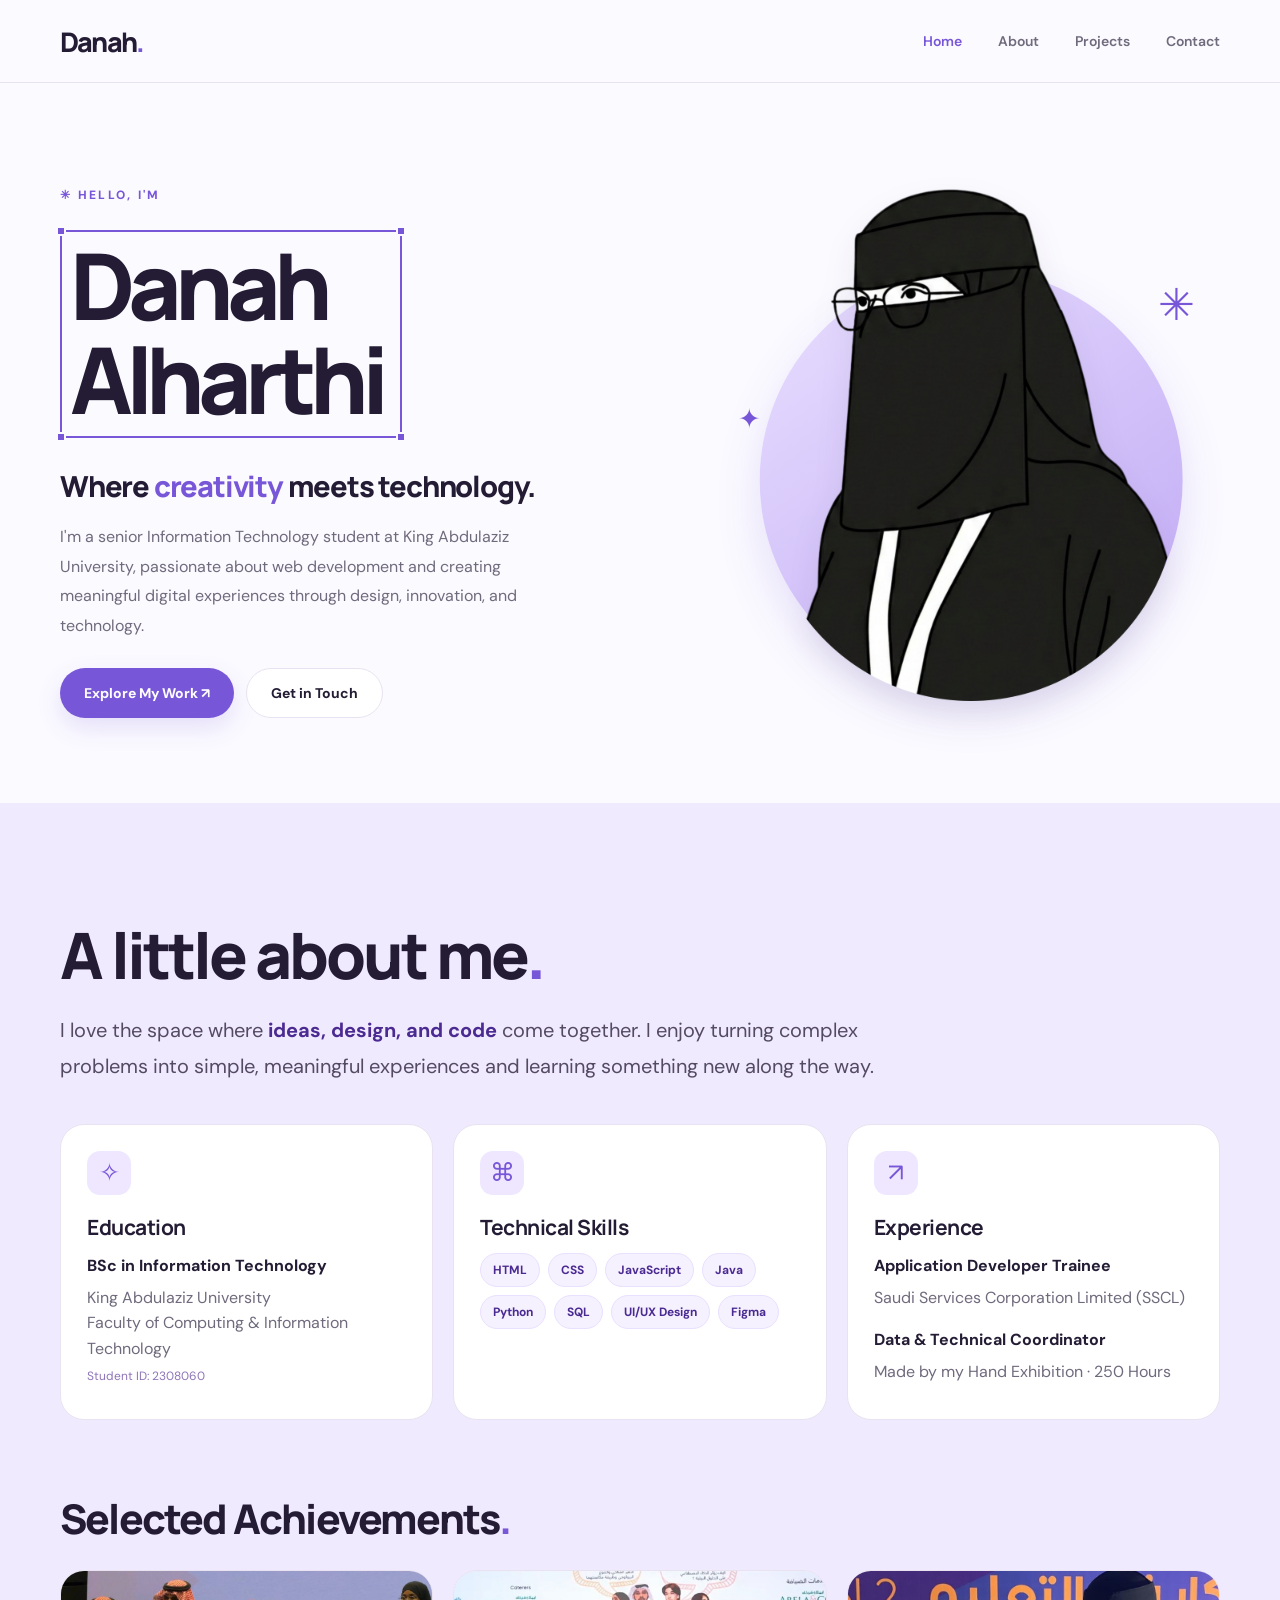
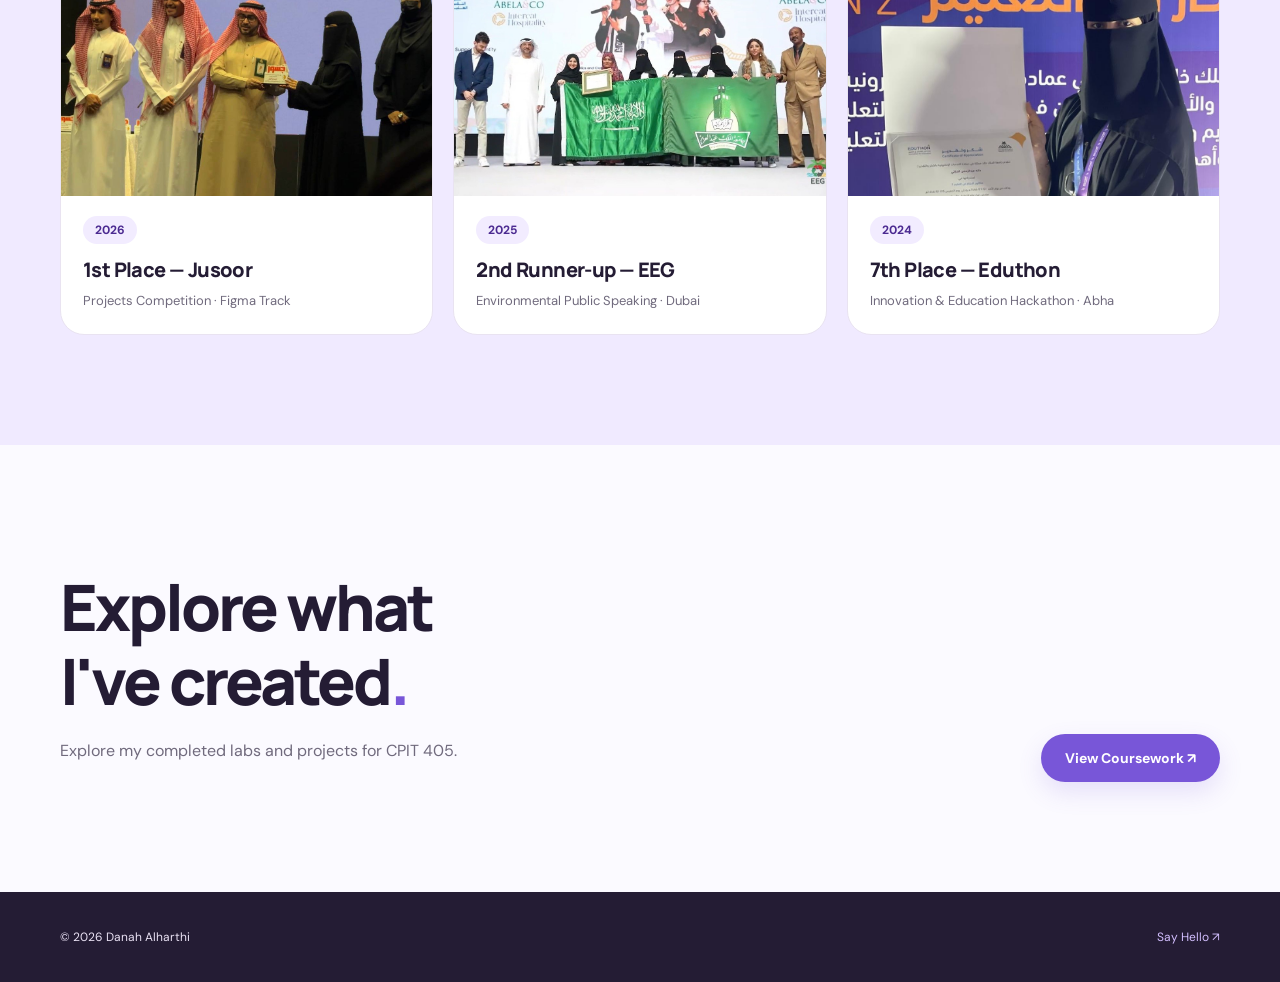
<file: index.html>
<!DOCTYPE html>
<html lang="en">
<head>
  <meta charset="UTF-8">
  <meta name="viewport" content="width=device-width, initial-scale=1.0">
  <meta name="description" content="Danah Alharthi - Senior Information Technology student passionate about web development, design, and innovation.">
  <title>Danah Alharthi | Portfolio</title>
  <link rel="stylesheet" href="style.css">
</head>

<body>

  <!-- Header -->
  <header class="site-header">
    <nav class="nav container" aria-label="Main navigation">
      <a class="brand" href="index.html">Danah<span>.</span></a>

      <div class="nav-links">
        <a href="index.html" class="active" aria-current="page">Home</a>
        <a href="#about">About</a>
        <a href="projects.html">Projects</a>
        <a href="contact.html">Contact</a>
      </div>
    </nav>
  </header>

  <main>

    <!-- Hero Section -->
    <section class="hero container">
      <div class="hero-copy">
        <span class="eyebrow">✳ HELLO, I'M</span>

        <div class="selection-frame">
          <span class="handle top-left" aria-hidden="true"></span>
          <span class="handle top-right" aria-hidden="true"></span>

          <h1>Danah<br>Alharthi</h1>

          <span class="handle bottom-left" aria-hidden="true"></span>
          <span class="handle bottom-right" aria-hidden="true"></span>
        </div>

        <h2 class="hero-tagline">
          Where <em>creativity</em> meets technology.
        </h2>

        <p class="hero-description">
          I'm a senior Information Technology student at
          King Abdulaziz University, passionate about web
          development and creating meaningful digital
          experiences through design, innovation, and technology.
        </p>

        <div class="hero-actions">
          <a href="projects.html" class="button primary">
            Explore My Work ↗
          </a>
          <a href="contact.html" class="button secondary">
            Get in Touch
          </a>
        </div>
      </div>

      <div class="portrait-area">
        <div class="portrait-backdrop" aria-hidden="true"></div>

        <span class="portrait-star star-one" aria-hidden="true">✳</span>
        <span class="portrait-star star-two" aria-hidden="true">✦</span>

        <img
          src="images/me.png"
          alt="Illustrated avatar of Danah"
          class="portrait"
        >
      </div>
    </section>

    <!-- About and CV -->
    <section class="about-section" id="about">
      <div class="container">

        <div class="section-intro">
          <h2>A little about me<span class="purple-dot">.</span></h2>
        </div>

        <p class="about-lead">
          I love the space where
          <strong>ideas, design, and code</strong>
          come together. I enjoy turning complex problems
          into simple, meaningful experiences and learning
          something new along the way.
        </p>

        <div class="info-grid">

          <!-- Education -->
          <article class="info-card">
            <div class="card-icon" aria-hidden="true">✧</div>
            <h3>Education</h3>

            <p class="card-emphasis">
              BSc in Information Technology
            </p>

            <p>
              King Abdulaziz University<br>
              Faculty of Computing &amp; Information Technology
            </p>

            <p class="student-id">Student ID: 2308060</p>
          </article>

          <!-- Technical Skills -->
          <article class="info-card">
            <div class="card-icon" aria-hidden="true">⌘</div>
            <h3>Technical Skills</h3>

            <div class="skill-tags">
              <span>HTML</span>
              <span>CSS</span>
              <span>JavaScript</span>
              <span>Java</span>
              <span>Python</span>
              <span>SQL</span>
              <span>UI/UX Design</span>
              <span>Figma</span>
            </div>
          </article>

          <!-- Experience -->
          <article class="info-card">
            <div class="card-icon" aria-hidden="true">↗</div>
            <h3>Experience</h3>

            <p class="card-emphasis">
              Application Developer Trainee
            </p>
            <p>Saudi Services Corporation Limited (SSCL)</p>

            <p class="card-emphasis spaced">
              Data &amp; Technical Coordinator
            </p>
            <p>Made by my Hand Exhibition · 250 Hours</p>
          </article>

        </div>

        <!-- Achievements -->
        <section class="achievements-section" aria-labelledby="achievements-title">
          <div class="achievements-header">
            <h2 id="achievements-title">
              Selected Achievements<span class="purple-dot">.</span>
            </h2>
          </div>

          <div class="achievements-showcase">

            <!-- Jusoor -->
            <article class="achievement-card">
              <div class="achievement-image">
                <img
                  src="images/jusoor.jpg"
                  alt="Jusoor Projects Competition award ceremony"
                  class="jusoor-image"
                  loading="lazy"
                >
              </div>

              <div class="achievement-content">
                <span class="achievement-year">2026</span>
                <h3>1st Place — Jusoor</h3>
                <p>Projects Competition · Figma Track</p>
              </div>
            </article>

            <!-- EEG -->
            <article class="achievement-card">
              <div class="achievement-image">
                <img
                  src="images/eeg.jpg"
                  alt="EEG public speaking competition in Dubai"
                  class="eeg-image"
                  loading="lazy"
                >
              </div>

              <div class="achievement-content">
                <span class="achievement-year">2025</span>
                <h3>2nd Runner-up — EEG</h3>
                <p>Environmental Public Speaking · Dubai</p>
              </div>
            </article>

            <!-- Eduthon -->
            <article class="achievement-card">
              <div class="achievement-image">
                <img
                  src="images/eduthon.jpg"
                  alt="Eduthon competition achievement"
                  class="eduthon-image"
                  loading="lazy"
                >
              </div>

              <div class="achievement-content">
                <span class="achievement-year">2024</span>
                <h3>7th Place — Eduthon</h3>
                <p>Innovation &amp; Education Hackathon · Abha</p>
              </div>
            </article>

          </div>
        </section>

      </div>
    </section>

    <!-- Coursework Preview -->
    <section class="work-teaser container">
      <div>
        <h2>
          Explore what<br>
          I've created<span class="purple-dot">.</span>
        </h2>
        <p>Explore my completed labs and projects for CPIT 405.</p>
      </div>

      <a href="projects.html" class="button primary">
        View Coursework ↗
      </a>
    </section>

  </main>

  <!-- Footer -->
  <footer class="site-footer">
    <div class="container footer-inner">
      <span>© 2026 Danah Alharthi</span>
      <a href="contact.html">Say Hello ↗</a>
    </div>
  </footer>

</body>
</html>
</file>
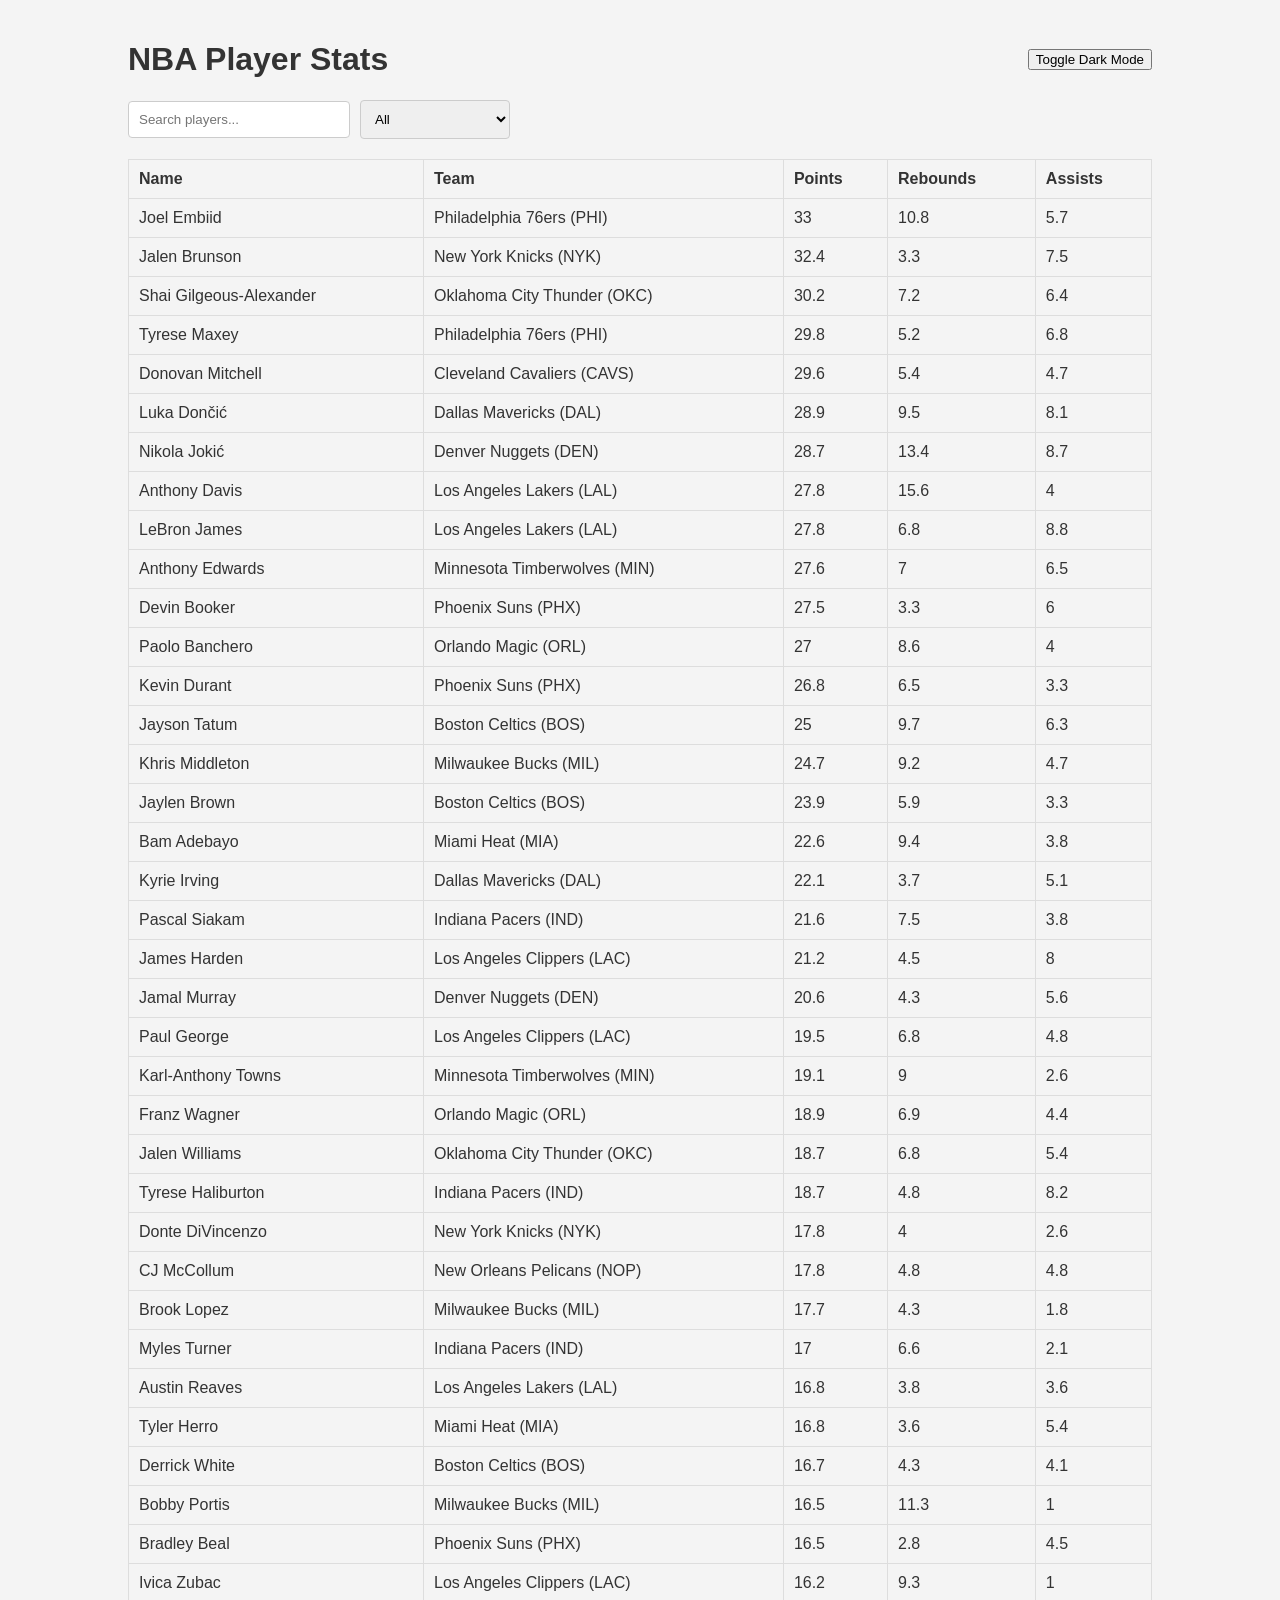
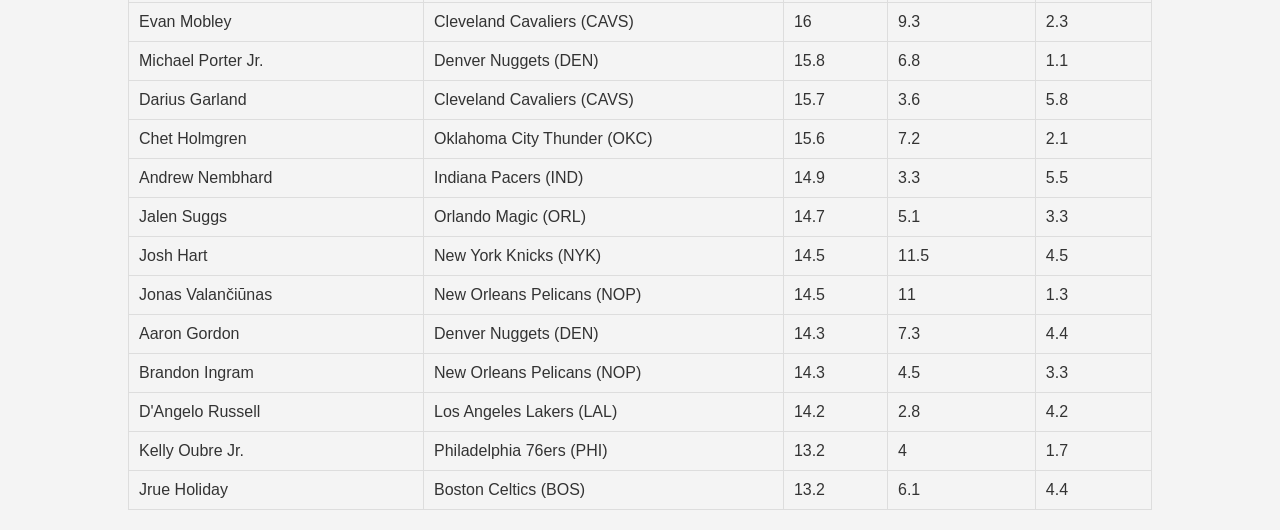
<file: Labs/lab5/index.html>
<!DOCTYPE html>
<html lang="en">

<head>
    <meta charset="UTF-8">
    <meta name="viewport" content="width=device-width, initial-scale=1.0">
    <title>NBA Stats</title>
    <link rel="stylesheet" href="styles.css">

</head>

<body>
    <div class="container">
        <header>
            <h1>NBA Player Stats</h1>
            <button id="dark-mode-toggle">Toggle Dark Mode</button>
        </header>

        <search class="table-filters">
            <input type="text" id="search" placeholder="Search players...">
            <select id="team-filter">
                <option value="all">All</option>
                <!-- Teams will be populated in JS -->
            </select>
        </search>

        <table id="player-stats">
            <thead>
                <tr>
                    <th>Name</th>
                    <th>Team</th>
                    <th>Points</th>
                    <th>Rebounds</th>
                    <th>Assists</th>
                </tr>
            </thead>
            <tbody id="player-rows">
                <!-- Rows will be populated in JS -->
            </tbody>
        </table>
    </div>
    <script src="script.js"></script>
</body>

</html>
</file>
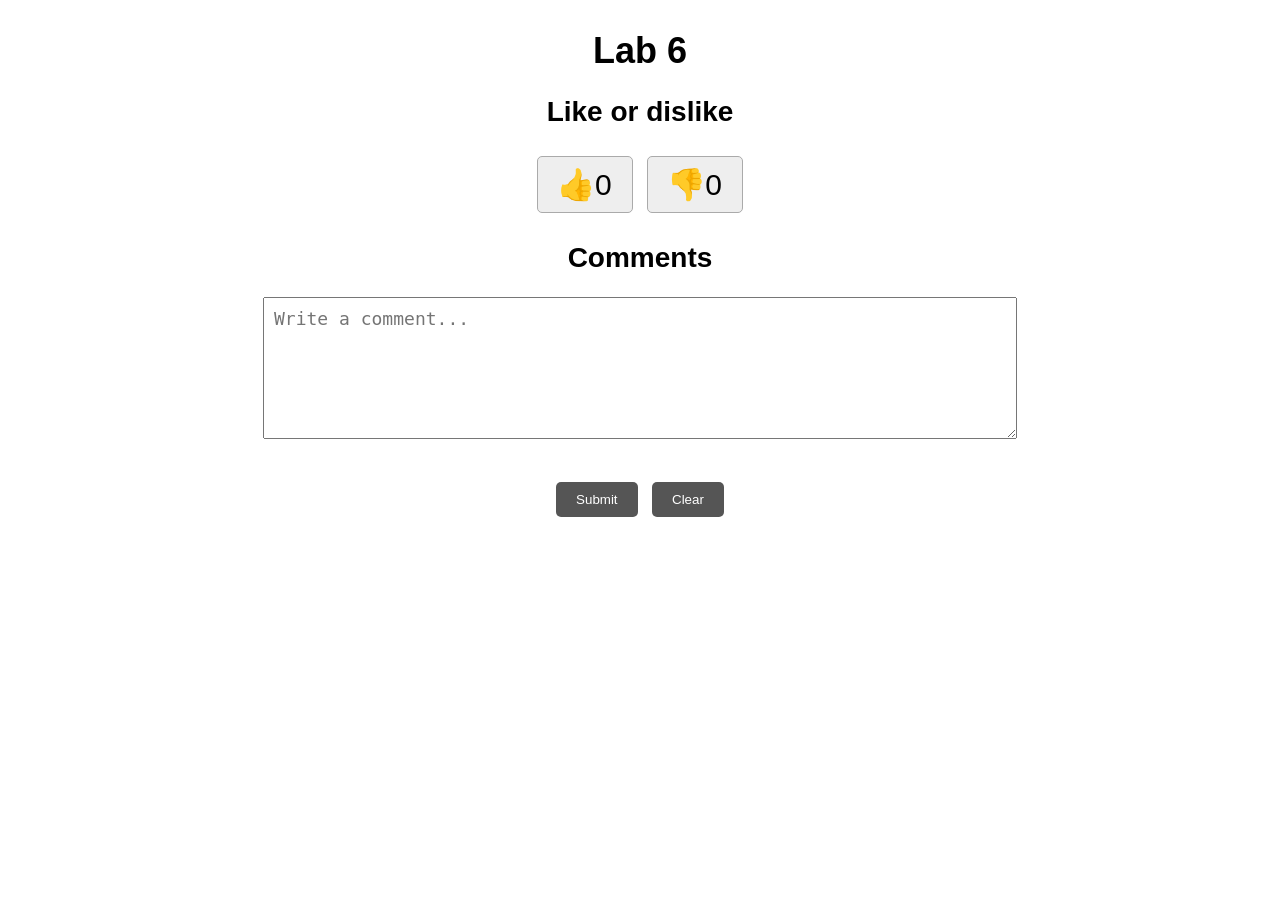
<file: Labs/lab6/index.html>
<!DOCTYPE html>
<html lang="en">
<head>
    <meta charset="UTF-8">
    <meta name="viewport" content="width=device-width, initial-scale=1.0">
    <title>Lab 6 - Like or Dislike</title>
    <link rel="stylesheet" href="styles.css">
</head>
<body>

    <h1>Lab 6</h1>
    <h2>Like or dislike</h2>

    <button id="likeBtn">👍<span id="likes">0</span></button>
    <button id="dislikeBtn">👎<span id="dislikes">0</span></button>

    <h2>Comments</h2>

    <textarea id="commentInput" placeholder="Write a comment..."></textarea>

    <br>

    <button id="submitBtn">Submit</button>
    <button id="resetBtn">Clear</button>

    <div id="comments"></div>

    <script src="script.js"></script>
</body>
</html>
</file>
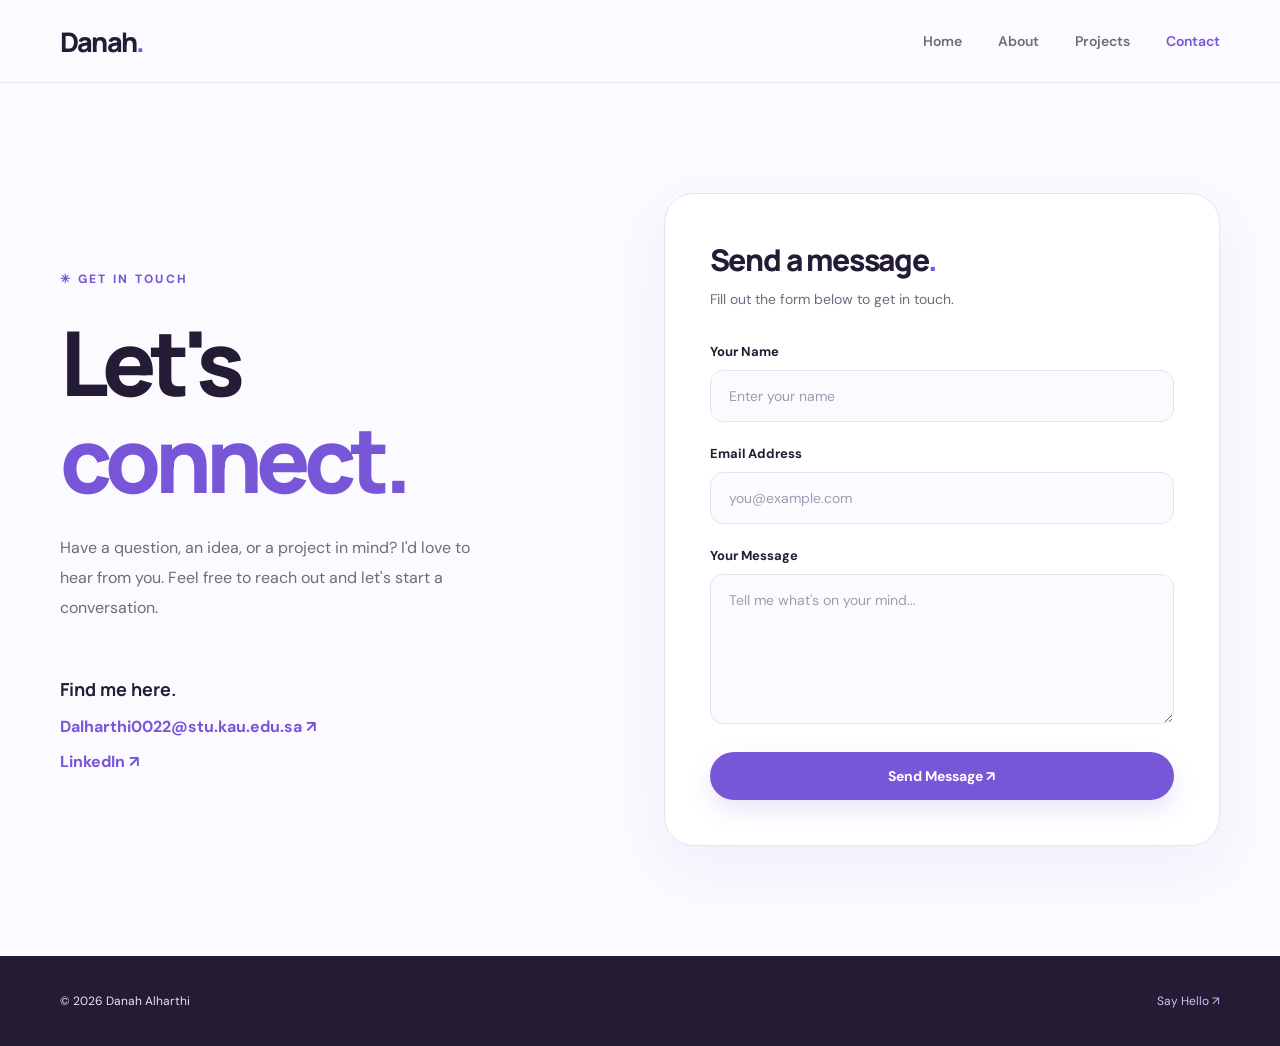
<file: contact.html>
<!DOCTYPE html>
<html lang="en">
<head>
  <meta charset="UTF-8">
  <meta name="viewport" content="width=device-width, initial-scale=1.0">
  <meta name="description" content="Get in touch with Danah Alharthi.">
  <title>Contact | Danah Alharthi</title>
  <link rel="stylesheet" href="style.css">
</head>

<body>

  <!-- Header -->
  <header class="site-header">
    <nav class="nav container" aria-label="Main navigation">
      <a class="brand" href="index.html">Danah<span>.</span></a>

      <div class="nav-links">
        <a href="index.html">Home</a>
        <a href="index.html#about">About</a>
        <a href="projects.html">Projects</a>
        <a href="contact.html" class="active" aria-current="page">Contact</a>
      </div>
    </nav>
  </header>

  <main>

    <!-- Contact Section -->
    <section class="contact-section">
      <div class="container contact-layout">

        <!-- Contact Information -->
        <div class="contact-intro">
          <span class="eyebrow">✳ GET IN TOUCH</span>

          <h1>
            Let's<br>
            <span class="contact-highlight">connect.</span>
          </h1>

          <p class="contact-description">
            Have a question, an idea, or a project in mind?
            I'd love to hear from you. Feel free to reach
            out and let's start a conversation.
          </p>

          <div class="contact-details">
            <h2>Find me here.</h2>

            <a
              class="contact-email"
              href="mailto:Dalharthi0022@stu.kau.edu.sa"
            >
              Dalharthi0022@stu.kau.edu.sa ↗
            </a>

            <a
              class="contact-social"
              href="https://linkedin.com/in/danahalharthi"
              target="_blank"
              rel="noopener noreferrer"
            >
              LinkedIn ↗
            </a>
          </div>
        </div>

        <!-- Contact Form -->
        <div class="contact-form-card">

          <div class="form-heading">
            <h2>Send a message<span class="purple-dot">.</span></h2>
            <p>Fill out the form below to get in touch.</p>
          </div>

          <form
            action="https://api.web3forms.com/submit"
            method="POST"
            class="contact-form"
          >

            <!-- Web3Forms Configuration -->
            <input
              type="hidden"
              name="access_key"
              value="1a13f8b5-de8b-4372-85c5-1000649d2818"
            >

            <input
              type="hidden"
              name="subject"
              value="New Message from Danah's Portfolio"
            >

            <input
              type="checkbox"
              name="botcheck"
              class="botcheck"
              tabindex="-1"
              aria-hidden="true"
            >

            <!-- Name -->
            <div class="form-group">
              <label for="name">Your Name</label>
              <input
                type="text"
                id="name"
                name="name"
                placeholder="Enter your name"
                autocomplete="name"
                required
              >
            </div>

            <!-- Email -->
            <div class="form-group">
              <label for="email">Email Address</label>
              <input
                type="email"
                id="email"
                name="email"
                placeholder="you@example.com"
                autocomplete="email"
                required
              >
            </div>

            <!-- Message -->
            <div class="form-group">
              <label for="message">Your Message</label>
              <textarea
                id="message"
                name="message"
                rows="6"
                placeholder="Tell me what's on your mind..."
                required
              ></textarea>
            </div>

            <button type="submit" class="button primary submit-button">
              Send Message ↗
            </button>

          </form>
        </div>

      </div>
    </section>

  </main>

  <!-- Footer -->
  <footer class="site-footer">
    <div class="container footer-inner">
      <span>© 2026 Danah Alharthi</span>
      <a href="contact.html">Say Hello ↗</a>
    </div>
  </footer>

</body>
</html>
</file>
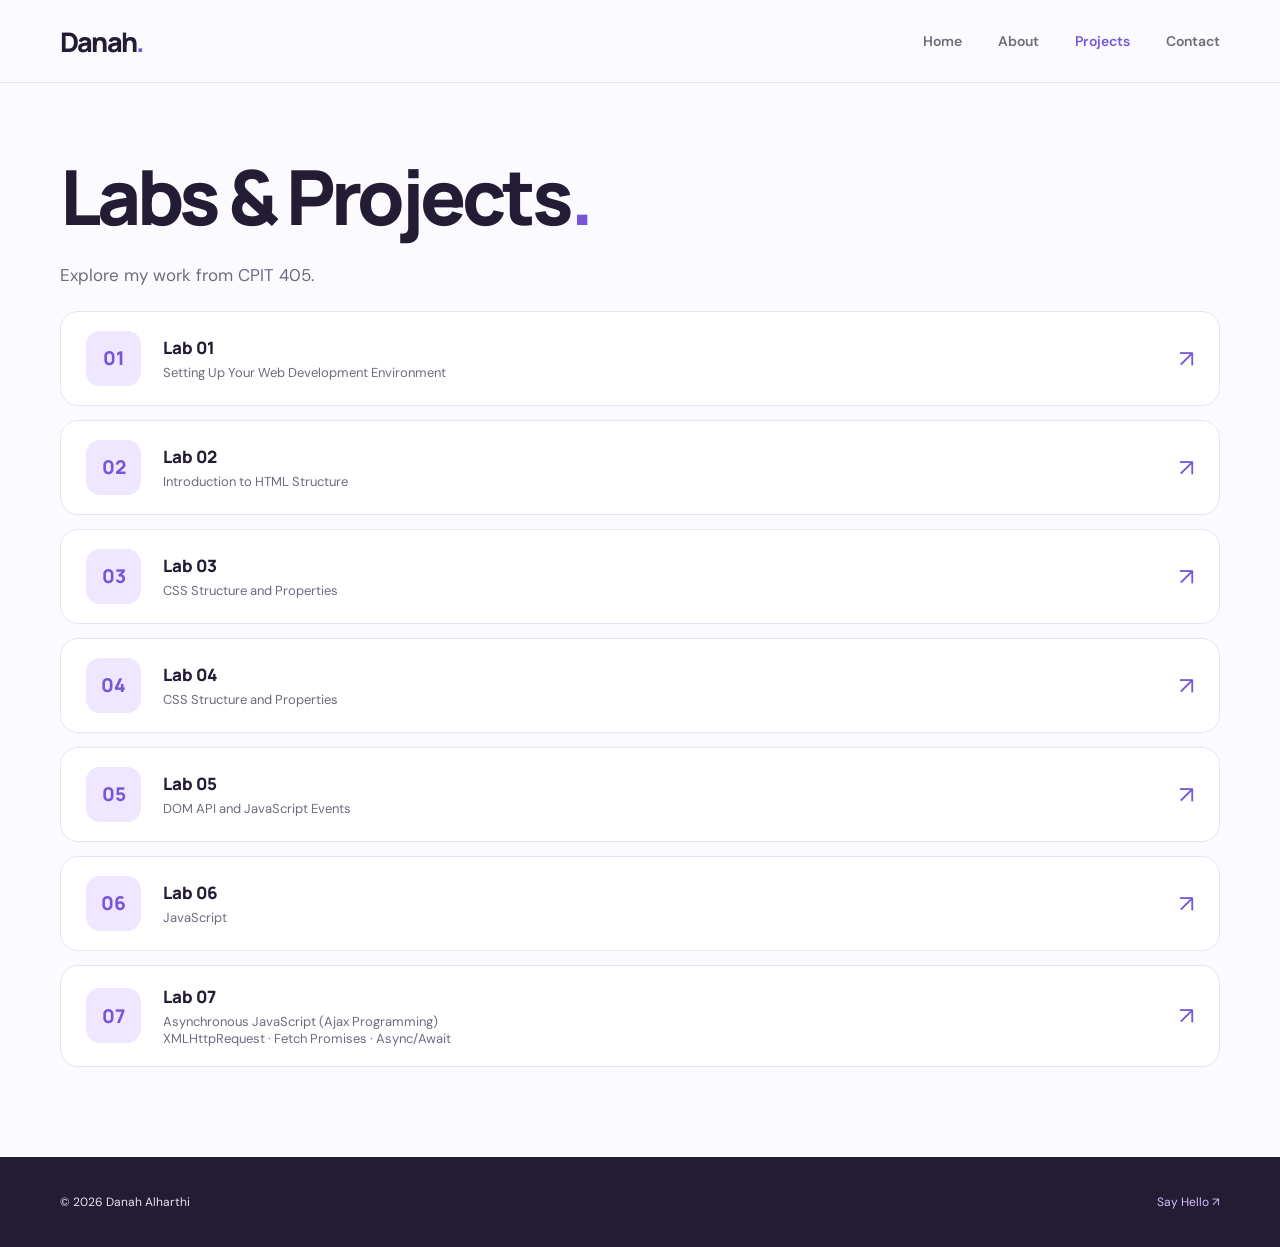
<file: projects.html>
<!DOCTYPE html>
<html lang="en">
<head>
  <meta charset="UTF-8">
  <meta name="viewport" content="width=device-width, initial-scale=1.0">
  <meta name="description" content="Explore Danah Alharthi's coursework labs for CPIT 405 - Internet Applications.">
  <title>Projects & Labs | Danah Alharthi</title>
  <link rel="stylesheet" href="style.css">
</head>

<body>

  <!-- Header -->
  <header class="site-header">
    <nav class="nav container" aria-label="Main navigation">
      <a class="brand" href="index.html">Danah<span>.</span></a>

      <div class="nav-links">
        <a href="index.html">Home</a>
        <a href="index.html#about">About</a>
        <a href="projects.html" class="active" aria-current="page">Projects</a>
        <a href="contact.html">Contact</a>
      </div>
    </nav>
  </header>

  <main>

    <!-- Page Introduction -->
    <section class="projects-intro container">
      <h1>Labs &amp; Projects<span class="purple-dot">.</span></h1>
      <p>Explore my work from CPIT 405.</p>
    </section>

    <!-- Coursework Labs -->
    <section class="labs-section" aria-label="CPIT 405 Labs">
      <div class="container">

        <div class="labs-list">

          <!-- Lab 01 -->
          <a href="Labs/lab1.html" class="lab-item">
            <span class="lab-number">01</span>
            <div class="lab-info">
              <h3>Lab 01</h3>
              <p>Setting Up Your Web Development Environment</p>
            </div>
            <span class="lab-arrow" aria-hidden="true">↗</span>
          </a>

          <!-- Lab 02 -->
          <a href="Labs/lab2.html" class="lab-item">
            <span class="lab-number">02</span>
            <div class="lab-info">
              <h3>Lab 02</h3>
              <p>Introduction to HTML Structure</p>
            </div>
            <span class="lab-arrow" aria-hidden="true">↗</span>
          </a>

          <!-- Lab 03 -->
          <a href="Labs/lab3.html" class="lab-item">
            <span class="lab-number">03</span>
            <div class="lab-info">
              <h3>Lab 03</h3>
              <p>CSS Structure and Properties</p>
            </div>
            <span class="lab-arrow" aria-hidden="true">↗</span>
          </a>

          <!-- Lab 04 -->
          <a href="Labs/lab4.html" class="lab-item">
            <span class="lab-number">04</span>
            <div class="lab-info">
              <h3>Lab 04</h3>
              <p>CSS Structure and Properties</p>
            </div>
            <span class="lab-arrow" aria-hidden="true">↗</span>
          </a>

          <!-- Lab 05 -->
          <a href="Labs/lab5/index.html" class="lab-item">
            <span class="lab-number">05</span>
            <div class="lab-info">
              <h3>Lab 05</h3>
              <p>DOM API and JavaScript Events</p>
            </div>
            <span class="lab-arrow" aria-hidden="true">↗</span>
          </a>

          <!-- Lab 06 -->
          <a href="Labs/lab6/index.html" class="lab-item">
            <span class="lab-number">06</span>
            <div class="lab-info">
              <h3>Lab 06</h3>
              <p>JavaScript</p>
            </div>
            <span class="lab-arrow" aria-hidden="true">↗</span>
          </a>

          <!-- Lab 07 -->
          <a href="Labs/lab7.html" class="lab-item">
            <span class="lab-number">07</span>
            <div class="lab-info">
              <h3>Lab 07</h3>
              <p>Asynchronous JavaScript (Ajax Programming)</p>
              <p>XMLHttpRequest · Fetch Promises · Async/Await</p>
            </div>
            <span class="lab-arrow" aria-hidden="true">↗</span>
          </a>

        </div>

      </div>
    </section>

  </main>

  <!-- Footer -->
  <footer class="site-footer">
    <div class="container footer-inner">
      <span>© 2026 Danah Alharthi</span>
      <a href="contact.html">Say Hello ↗</a>
    </div>
  </footer>

</body>
</html>
</file>
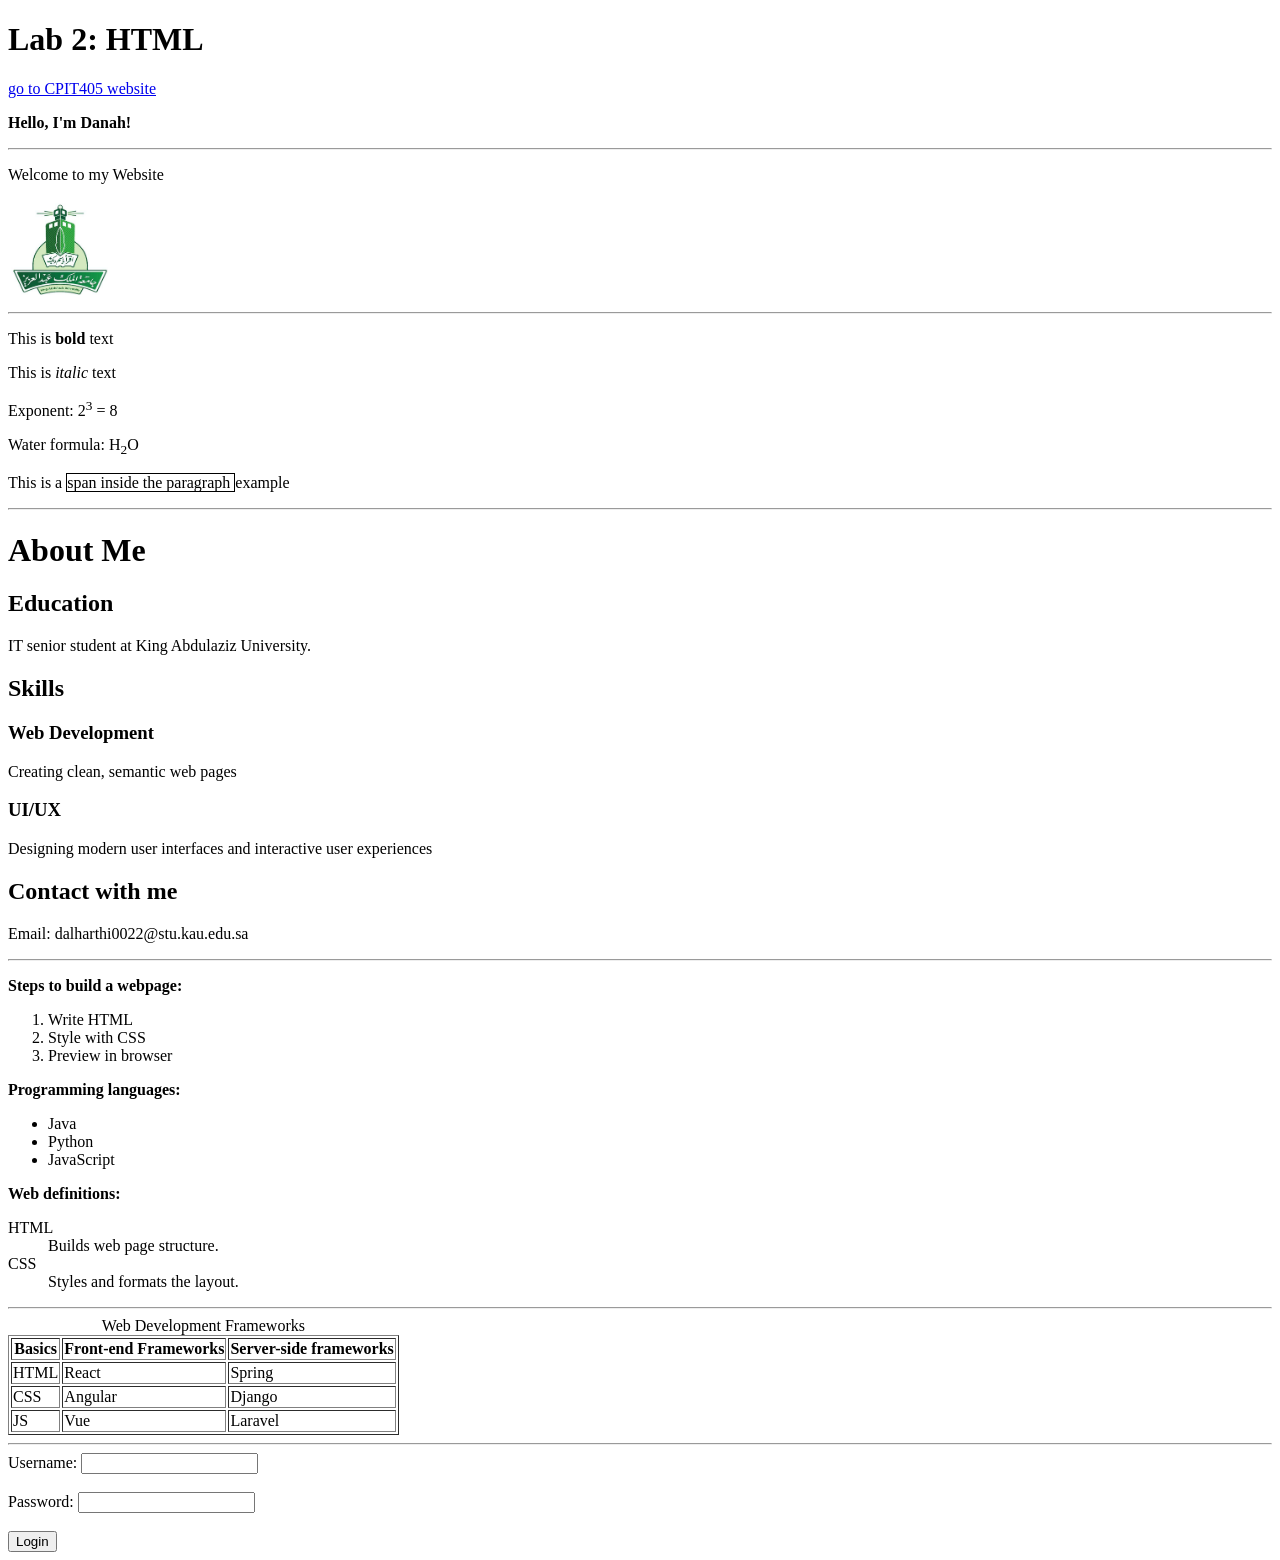
<file: Labs/lab2.html>
<!DOCTYPE html>
<html lang="en">
<head>
    <meta charset="UTF-8">
    <meta name="viewport" content="width=device-width, initial-scale=1.0">
    <title>CPIT-405 lab 2</title>
</head>
<body>
    <h1>Lab 2: HTML</h1>
    <a href="https://cpit405.gitlab.io">go to CPIT405 website</a>

    <p>
        <strong>Hello, I'm Danah!</strong>
    </p>
    <hr>
    <p>
        Welcome to my Website
    </p>

    <a href="https://www.kau.edu.sa"> <img src="KAU_Logo.jpg" width="100px" alt="KAU logo">
    </a>

    <hr>

    <p>This is <strong>bold</strong> text</p>
    <p>This is <em>italic</em> text</p>
    <p>Exponent: 2<sup>3</sup> = 8</p>
    <p>Water formula: H<sub>2</sub>O</p>
    <p>This is a <span style="border: 1px solid black"> span inside the paragraph </span> example</p>

    <hr>

    <h1>About Me</h1>

    <h2>Education</h2>
    <p>IT senior student at King Abdulaziz University.</p>

    <h2>Skills</h2>

    <h3>Web Development</h3>
    <p>Creating clean, semantic web pages</p>

    <h3>UI/UX</h3>
    <p>Designing modern user interfaces and interactive user experiences</p>

    <h2>Contact with me</h2>
    <p>Email: dalharthi0022@stu.kau.edu.sa</p>

    <hr>

    <p><strong>Steps to build a webpage:</strong></p>
    <ol>
        <li>Write HTML</li>
        <li>Style with CSS</li>
        <li>Preview in browser</li>
    </ol>

    <p><strong>Programming languages:</strong></p>
    <ul>
        <li>Java</li>
        <li>Python</li>
        <li>JavaScript</li>
    </ul>

    <p><strong>Web definitions:</strong></p>
    <dl>
        <dt>HTML</dt>
        <dd>Builds web page structure.</dd>

        <dt>CSS</dt>
        <dd>Styles and formats the layout.</dd>
    </dl>


    <hr>

    <table border="1">
        <caption>
            Web Development Frameworks
        </caption>
        <thead>
            <tr>
                <th>Basics</th>
                <th>Front-end Frameworks</th>
                <th>Server-side frameworks</th>
            </tr>
        </thead>
        <tbody>
            <tr>
                <td>HTML</td>
                <td>React</td>
                <td>Spring</td>
            </tr>
            <tr>
                <td>CSS</td>
                <td>Angular</td>
                <td>Django</td>
            </tr>
            <tr>
                <td>JS</td>
                <td>Vue</td>
                <td>Laravel</td>
            </tr>
        </tbody>
    </table>

    <hr>

    <form action="#">
        <label for="username">Username:</label>
        <input type="text" id="username" name="username" required>
        <br><br>

        <label for="password">Password:</label>
        <input type="password" id="password" name="password" required>
        <br><br>

        <input type="submit" value="Login">
    </form>


</body>
</html>
</file>
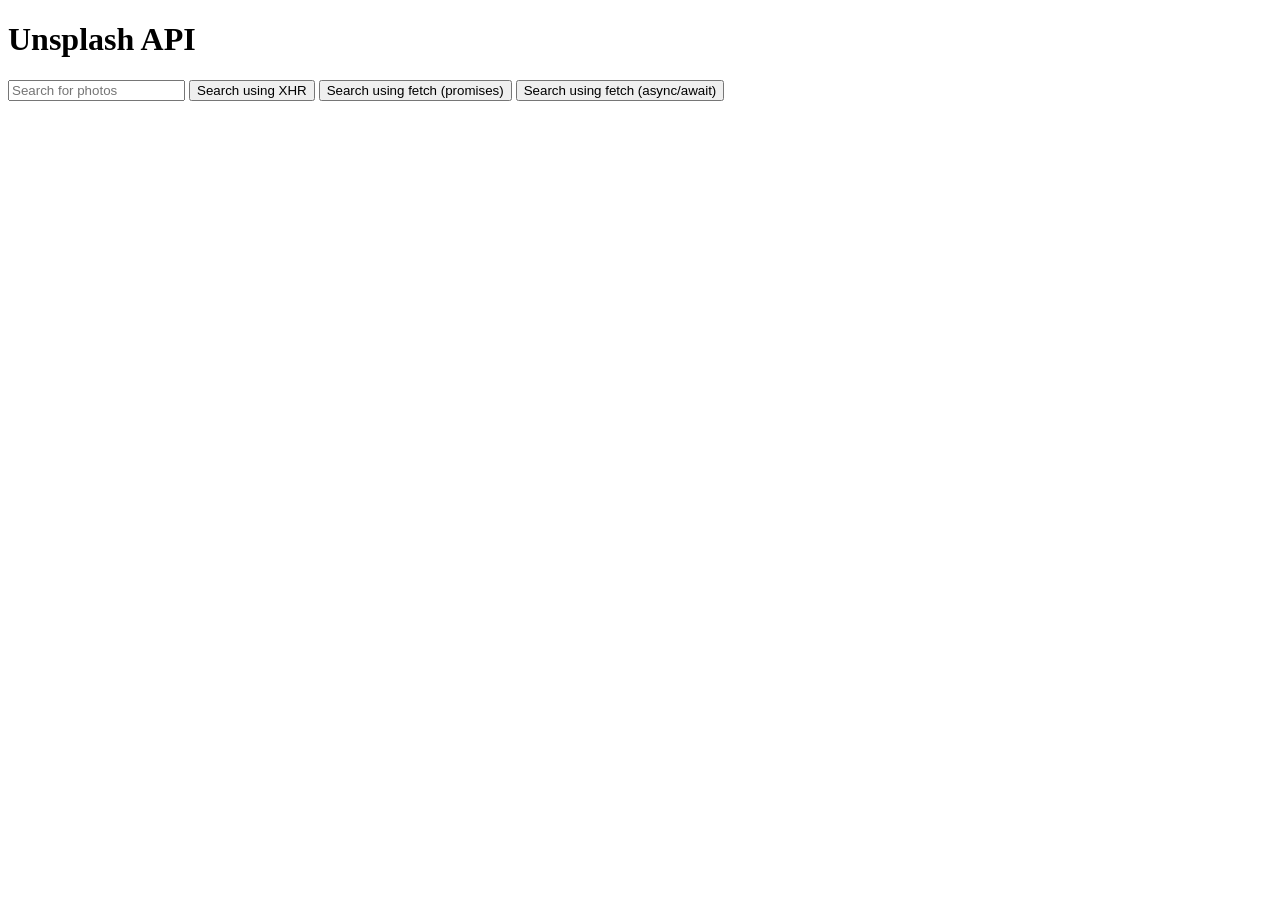
<file: Labs/lab7.html>
<!DOCTYPE html>
<html lang="en">
<head>
    <meta charset="UTF-8">
    <meta name="viewport" content="width=device-width, initial-scale=1.0">
    <title>Lab 7</title>

    <style>
        #imageResults {
            display: grid;
            grid-template-columns: repeat(4, 1fr);
            gap: 15px;
            max-width: 1200px;
            margin: 20px auto;
        }

        #imageResults img {
            width: 100%;
            height: 300px;
            object-fit: cover;
            border-radius: 5px;
        }
    </style>
</head>

<body>

    <h1>Unsplash API</h1>

    <header>
        <input type="text" id="inputBox"
               placeholder="Search for photos">

        <button onclick="searchUsingXHR()">
            Search using XHR
        </button>

        <button onclick="searchUsingFetch()">
            Search using fetch (promises)
        </button>

        <button onclick="searchUsingFetchAwaitAsync()">
            Search using fetch (async/await)
        </button>
    </header>

    <div id="imageResults"></div>

    <script>
        var accessKey = "";

        // Ask for the API Key 
        function getAccessKey() {
            if (accessKey === "") {
                accessKey = prompt("Enter your Unsplash Access Key:");

                if (accessKey === null || accessKey.trim() === "") {
                    accessKey = "";
                    return false;
                }

                accessKey = accessKey.trim();
            }

            return true;
        }

        // Search using XMLHttpRequest
        function searchUsingXHR() {
            if (!getAccessKey()) {
                return;
            }

            var searchQuery = document.getElementById("inputBox").value;
            var imageResults = document.getElementById("imageResults");

            var xhr = new XMLHttpRequest();

            xhr.onreadystatechange = function() {
                if (this.readyState == 4 && this.status == 200) {
                    var responseObj = JSON.parse(xhr.responseText);

                    imageResults.innerHTML = "";

                    responseObj.results.forEach(function(photo) {
                        var img = document.createElement("img");
                        img.src = photo.urls.small;
                        img.alt = photo.alt_description || searchQuery;
                        img.width = 250;

                        imageResults.appendChild(img);
                    });
                }
            };

            xhr.open(
                "GET",
                "https://api.unsplash.com/search/photos?query=" +
                encodeURIComponent(searchQuery),
                true
            );

            xhr.setRequestHeader(
                "Authorization",
                "Client-ID " + accessKey
            );

            xhr.send();
        }

        // Search using Fetch with Promises
        function searchUsingFetch() {
            if (!getAccessKey()) {
                return;
            }

            var searchQuery = document.getElementById("inputBox").value;
            var imageResults = document.getElementById("imageResults");

            fetch(
                "https://api.unsplash.com/search/photos?query=" +
                encodeURIComponent(searchQuery),
                {
                    headers: {
                        "Authorization": "Client-ID " + accessKey
                    }
                }
            )
            .then(function(response) {
                return response.json();
            })
            .then(function(responseObj) {
                imageResults.innerHTML = "";

                responseObj.results.forEach(function(photo) {
                    var img = document.createElement("img");
                    img.src = photo.urls.small;
                    img.alt = photo.alt_description || searchQuery;
                    img.width = 250;

                    imageResults.appendChild(img);
                });
            });
        }

        // Search using Fetch with Async/Await
        async function searchUsingFetchAwaitAsync() {
            if (!getAccessKey()) {
                return;
            }

            var searchQuery = document.getElementById("inputBox").value;
            var imageResults = document.getElementById("imageResults");

            var response = await fetch(
                "https://api.unsplash.com/search/photos?query=" +
                encodeURIComponent(searchQuery),
                {
                    headers: {
                        "Authorization": "Client-ID " + accessKey
                    }
                }
            );

            var responseObj = await response.json();

            imageResults.innerHTML = "";

            responseObj.results.forEach(function(photo) {
                var img = document.createElement("img");
                img.src = photo.urls.small;
                img.alt = photo.alt_description || searchQuery;
                img.width = 250;

                imageResults.appendChild(img);
            });
        }

    </script>

</body>
</html>
</file>
<file: style.css>
@import url('https://fonts.googleapis.com/css2?family=DM+Sans:wght@400;500;600;700&family=Manrope:wght@400;500;600;700;800&display=swap');

/* ===== General ===== */

:root {
  --bg: #FBFAFF;
  --white: #FFFFFF;
  --ink: #241C34;
  --muted: #706A7D;
  --purple: #7856D8;
  --deep: #4B2A91;
  --lavender: #EEE7FF;
  --line: #E9E3F1;
}

* {
  box-sizing: border-box;
}

html {
  scroll-behavior: smooth;
}

body {
  margin: 0;
  background: var(--bg);
  color: var(--ink);
  font-family: 'DM Sans', Arial, sans-serif;
}

a {
  color: inherit;
  text-decoration: none;
}

.container {
  width: min(1160px, calc(100% - 64px));
  margin: auto;
}

.purple-dot,
.brand span {
  color: var(--purple);
}

/* ===== Navigation ===== */

.site-header {
  background: var(--bg);
  border-bottom: 1px solid var(--line);
}

.nav {
  min-height: 82px;
  display: flex;
  align-items: center;
  justify-content: space-between;
  gap: 24px;
}

.brand {
  font: 800 27px 'Manrope', sans-serif;
  letter-spacing: -1.8px;
}

.nav-links {
  display: flex;
  gap: 36px;
}

.nav-links a {
  font-size: 14px;
  font-weight: 600;
  color: var(--muted);
  transition: color 0.2s;
}

.nav-links a:hover,
.nav-links a.active {
  color: var(--purple);
}

/* ===== Shared Elements ===== */

.eyebrow {
  color: var(--purple);
  font-size: 12px;
  font-weight: 800;
  letter-spacing: 2.3px;
}

.button {
  display: inline-flex;
  align-items: center;
  justify-content: center;
  gap: 20px;
  padding: 15px 24px;
  border-radius: 999px;
  font-size: 14px;
  font-weight: 700;
  transition: transform 0.2s, background 0.2s;
}

.button:hover {
  transform: translateY(-3px);
}

.button.primary {
  background: var(--purple);
  color: var(--white);
  box-shadow: 0 10px 24px rgba(120, 86, 216, 0.16);
}

.button.primary:hover {
  background: var(--deep);
}

.button.secondary {
  background: var(--white);
  border: 1px solid var(--line);
}

.button.secondary:hover {
  background: var(--lavender);
}

/* ===== Home: Hero ===== */

.hero {
  min-height: 680px;
  display: grid;
  grid-template-columns: 1.1fr 0.9fr;
  align-items: center;
  gap: 55px;
  padding: 100px 0 85px;
}

.selection-frame {
  position: relative;
  display: table;
  max-width: 100%;
  margin: 26px 0 28px;
  padding: 6px 18px 10px 8px;
  border: 2px solid var(--purple);
}

.selection-frame h1 {
  font: 800 clamp(64px, 7.2vw, 108px) 'Manrope', sans-serif;
  letter-spacing: -7px;
  line-height: 1.02;
  margin: 0;
}

.handle {
  position: absolute;
  width: 10px;
  height: 10px;
  background: var(--purple);
  border: 2px solid var(--bg);
}

.top-left {
  top: -6px;
  left: -6px;
}

.top-right {
  top: -6px;
  right: -6px;
}

.bottom-left {
  bottom: -6px;
  left: -6px;
}

.bottom-right {
  bottom: -6px;
  right: -6px;
}

.hero-tagline {
  font: 800 clamp(21px, 2.4vw, 29px) 'Manrope', sans-serif;
  letter-spacing: -1.2px;
  margin: 0 0 16px;
}

.hero-tagline em {
  color: var(--purple);
  font-style: normal;
}

.hero-description {
  max-width: 520px;
  margin: 0 0 28px;
  color: var(--muted);
  font-size: 16px;
  line-height: 1.85;
}

.hero-actions {
  display: flex;
  flex-wrap: wrap;
  gap: 12px;
}

/* ===== Home: Portrait ===== */

.portrait-area {
  position: relative;
  display: flex;
  align-items: flex-end;
  justify-content: center;
  isolation: isolate;
  height: 500px;
}

.portrait-backdrop {
  position: absolute;
  bottom: 9px;
  left: 50%;
  width: 85%;
  aspect-ratio: 1;
  transform: translateX(-50%);
  background: linear-gradient(145deg, #E9DFFF, #BEA7F4);
  border-radius: 50%;
  box-shadow: 0 20px 45px rgba(120, 86, 216, 0.16);
  z-index: -1;
}

.portrait {
  position: relative;
  width: 88%;
  height: 108%;
  object-fit: contain;
  object-position: bottom center;
  filter: drop-shadow(0 14px 15px rgba(36, 28, 52, 0.08));
}

.portrait-star {
  position: absolute;
  color: var(--purple);
  z-index: 2;
}

.star-one {
  top: 15%;
  right: 5%;
  font-size: 44px;
}

.star-two {
  top: 40%;
  left: 3%;
  font-size: 27px;
}

/* ===== Home: About & CV ===== */

.about-section {
  background: #F0EAFF;
  padding: 100px 0 110px;
}

.section-intro h2,
.work-teaser h2 {
  font: 800 clamp(38px, 5vw, 64px) 'Manrope', sans-serif;
  letter-spacing: -3px;
  line-height: 1.15;
  margin: 15px 0 20px;
}

.about-lead {
  max-width: 830px;
  margin: 0 0 40px;
  color: #544B63;
  font-size: 20px;
  line-height: 1.8;
}

.about-lead strong {
  color: var(--deep);
}

.info-grid,
.achievements-showcase {
  display: grid;
  grid-template-columns: repeat(3, minmax(0, 1fr));
  gap: 20px;
}

.info-card,
.achievement-card {
  min-width: 0;
  background: var(--white);
  border: 1px solid var(--line);
  border-radius: 24px;
  transition: transform 0.25s, box-shadow 0.25s;
}

.info-card {
  padding: 26px;
}

.info-card:hover,
.achievement-card:hover {
  transform: translateY(-5px);
  box-shadow: 0 15px 35px rgba(75, 42, 145, 0.1);
}

.card-icon {
  display: grid;
  place-items: center;
  width: 44px;
  height: 44px;
  background: var(--lavender);
  border-radius: 13px;
  color: var(--purple);
  font-size: 25px;
}

.info-card h3 {
  font: 700 21px 'Manrope', sans-serif;
  letter-spacing: -0.5px;
  margin: 18px 0 12px;
}

.info-card p {
  margin: 6px 0;
  color: var(--muted);
  line-height: 1.6;
}

.info-card .card-emphasis {
  color: var(--ink);
  font-weight: 700;
}

.info-card .spaced {
  margin-top: 17px;
}

.info-card .student-id {
  color: #8E74B8;
  font-size: 12px;
}

.skill-tags {
  display: flex;
  flex-wrap: wrap;
  gap: 8px;
}

.skill-tags span {
  padding: 8px 12px;
  background: #F5F1FF;
  border: 1px solid #EAE0FF;
  border-radius: 999px;
  color: var(--deep);
  font-size: 12px;
  font-weight: 700;
}

/* ===== Home: Achievements ===== */

.achievements-section {
  margin-top: 70px;
}

.achievements-header {
  margin-bottom: 24px;
}

.achievements-header h2 {
  font: 800 clamp(28px, 3.2vw, 42px) 'Manrope', sans-serif;
  letter-spacing: -1.8px;
  margin: 0;
}

.achievement-card {
  overflow: hidden;
}

.achievement-image {
  height: 225px;
  overflow: hidden;
  background: var(--lavender);
}

.achievement-image img {
  display: block;
  width: 100%;
  height: 100%;
  object-fit: cover;
  transition: transform 0.35s;
}

.achievement-card:hover img {
  transform: scale(1.035);
}

.jusoor-image {
  object-position: center 40%;
}

.eeg-image {
  object-position: center 48%;
}

.eduthon-image {
  object-position: center 30%;
}

.achievement-content {
  padding: 20px 22px 24px;
}

.achievement-year {
  display: inline-block;
  margin-bottom: 13px;
  padding: 6px 12px;
  background: #F2ECFF;
  border-radius: 999px;
  color: var(--deep);
  font-size: 12px;
  font-weight: 700;
}

.achievement-content h3 {
  font: 800 20px 'Manrope', sans-serif;
  letter-spacing: -0.6px;
  line-height: 1.3;
  margin: 0 0 8px;
}

.achievement-content p {
  margin: 0;
  color: var(--muted);
  font-size: 13px;
  line-height: 1.5;
}

/* ===== Home: Coursework Preview ===== */

.work-teaser {
  display: flex;
  align-items: flex-end;
  justify-content: space-between;
  gap: 30px;
  padding: 110px 0;
}

.work-teaser p {
  color: var(--muted);
  line-height: 1.8;
}

/* ===== Projects Page: Labs ===== */

.projects-intro {
  padding: 70px 0 8px;
}

.projects-intro h1 {
  font: 800 clamp(48px, 6vw, 76px) 'Manrope', sans-serif;
  letter-spacing: -4px;
  line-height: 1.15;
  margin: 0 0 20px;
}

.projects-intro p {
  max-width: 650px;
  margin: 0;
  color: var(--muted);
  font-size: 17px;
  line-height: 1.8;
}

.labs-section {
  padding: 12px 0 90px;
}

.labs-list {
  display: flex;
  flex-direction: column;
  gap: 14px;
}

.lab-item {
  display: flex;
  align-items: center;
  gap: 22px;
  padding: 19px 25px;
  background: var(--white);
  border: 1px solid var(--line);
  border-radius: 18px;
  transition: transform 0.25s, box-shadow 0.25s;
}

.lab-item:hover {
  transform: translateY(-3px);
  border-color: #C8B4F6;
  box-shadow: 0 12px 30px rgba(75, 42, 145, 0.07);
}

.lab-number {
  display: grid;
  place-items: center;
  flex-shrink: 0;
  width: 55px;
  height: 55px;
  background: var(--lavender);
  border-radius: 14px;
  color: var(--purple);
  font: 800 19px 'Manrope', sans-serif;
}

.lab-info {
  flex: 1;
  min-width: 0;
}

.lab-info h3 {
  font: 800 17px 'Manrope', sans-serif;
  margin: 0 0 5px;
}

.lab-info p {
  margin: 0;
  color: var(--muted);
  font-size: 13px;
}

.lab-arrow {
  color: var(--purple);
  font-size: 24px;
  transition: transform 0.25s;
}

.lab-item:hover .lab-arrow {
  transform: translate(3px, -3px);
}

/* ===== Contact Page ===== */

.contact-section {
  min-height: calc(100vh - 172px);
  padding: 110px 0;
}

.contact-layout {
  display: grid;
  grid-template-columns: 0.95fr 1.05fr;
  align-items: center;
  gap: 100px;
}

.contact-intro {
  position: relative;
  min-width: 0;
}

.contact-intro h1 {
  font: 800 clamp(65px, 7vw, 100px) 'Manrope', sans-serif;
  letter-spacing: -6px;
  line-height: 1.08;
  margin: 26px 0;
}

.contact-highlight {
  color: var(--purple);
}

.contact-description {
  max-width: 440px;
  color: var(--muted);
  font-size: 16px;
  line-height: 1.85;
}

.contact-details {
  margin-top: 55px;
}

.contact-details h2 {
  font: 700 18px 'Manrope', sans-serif;
  margin-bottom: 15px;
}

.contact-email,
.contact-social {
  color: var(--purple);
  font-size: 16px;
  font-weight: 700;
  overflow-wrap: anywhere;
}

.contact-email:hover,
.contact-social:hover {
  color: var(--deep);
}

.contact-social {
  display: block;
  width: fit-content;
  margin-top: 14px;
}

.contact-form-card {
  min-width: 0;
  padding: 45px;
  background: var(--white);
  border: 1px solid var(--line);
  border-radius: 30px;
  box-shadow: 0 20px 60px rgba(75, 42, 145, 0.06);
}

.form-heading {
  margin-bottom: 35px;
}

.form-heading h2 {
  font: 800 30px 'Manrope', sans-serif;
  letter-spacing: -1.2px;
  margin: 0 0 10px;
}

.form-heading p {
  margin: 0;
  color: var(--muted);
  font-size: 14px;
}

.contact-form,
.form-group {
  display: flex;
  flex-direction: column;
}

.contact-form {
  gap: 23px;
}

.form-group {
  gap: 10px;
}

.form-group label {
  font-size: 13px;
  font-weight: 700;
}

.form-group input,
.form-group textarea {
  width: 100%;
  padding: 16px 18px;
  background: var(--bg);
  border: 1px solid var(--line);
  border-radius: 13px;
  color: var(--ink);
  font: 14px 'DM Sans', sans-serif;
  outline: none;
  transition: border-color 0.2s, box-shadow 0.2s;
}

.form-group textarea {
  min-height: 150px;
  resize: vertical;
}

.form-group input::placeholder,
.form-group textarea::placeholder {
  color: #A19BAF;
}

.form-group input:focus,
.form-group textarea:focus {
  border-color: var(--purple);
  box-shadow: 0 0 0 3px rgba(120, 86, 216, 0.1);
}

.submit-button {
  width: 100%;
  margin-top: 5px;
  border: none;
  cursor: pointer;
  font-family: 'DM Sans', sans-serif;
}

.botcheck {
  display: none;
}

/* ===== Footer ===== */

.site-footer {
  background: var(--ink);
  color: #EAE2F4;
}

.footer-inner {
  min-height: 90px;
  display: flex;
  align-items: center;
  justify-content: space-between;
  gap: 16px;
  font-size: 12px;
}

.footer-inner a {
  color: #D3BFFF;
}

.footer-inner a:hover {
  text-decoration: underline;
}

/* ===== Responsive ===== */

@media (max-width: 1000px) {
  .info-grid,
  .achievements-showcase {
    grid-template-columns: repeat(2, minmax(0, 1fr));
  }

  .achievement-image {
    height: 240px;
  }

  .contact-layout {
    gap: 50px;
  }
}

@media (max-width: 900px) {
  .contact-section {
    padding: 80px 0;
  }

  .contact-layout {
    grid-template-columns: 1fr;
    gap: 55px;
  }

  .contact-details {
    margin-top: 30px;
  }
}

@media (max-width: 850px) {
  .hero {
    grid-template-columns: 1fr;
    gap: 20px;
    padding-top: 70px;
  }

  .portrait-area {
    width: min(460px, 100%);
    margin: 25px auto 0;
  }

  .selection-frame h1 {
    font-size: clamp(62px, 11vw, 95px);
  }

  .work-teaser {
    align-items: flex-start;
    flex-direction: column;
  }

  .footer-inner {
    flex-wrap: wrap;
    padding: 24px 0;
  }
}

@media (max-width: 650px) {
  .info-grid,
  .achievements-showcase {
    grid-template-columns: 1fr;
  }

  .achievements-section {
    margin-top: 55px;
  }

  .achievement-image {
    height: 260px;
  }
}

@media (max-width: 600px) {
  .projects-intro {
    padding: 55px 0 8px;
  }

  .projects-intro h1 {
    font-size: clamp(38px, 9vw, 56px);
    letter-spacing: -2px;
  }

  .labs-section {
    padding: 12px 0 70px;
  }

  .lab-item {
    gap: 15px;
    padding: 16px;
  }

  .lab-number {
    width: 48px;
    height: 48px;
    font-size: 16px;
  }
}

@media (max-width: 560px) {
  .container {
    width: calc(100% - 36px);
  }

  .nav {
    min-height: 72px;
    flex-wrap: wrap;
    padding: 15px 0;
  }

  .nav-links {
    gap: 15px;
    flex-wrap: wrap;
  }

  .nav-links a {
    font-size: 12px;
  }

  .brand {
    font-size: 23px;
  }

  .hero {
    padding: 60px 0 65px;
  }

  .selection-frame h1 {
    font-size: clamp(42px, 11vw, 70px);
    letter-spacing: -4px;
  }

  .portrait-area {
    height: 360px;
  }

  .about-section {
    padding: 70px 0;
  }

  .about-lead {
    font-size: 17px;
  }

  .info-card {
    padding: 25px;
  }

  .work-teaser {
    padding: 75px 0;
  }

  .contact-section {
    padding: 60px 0;
  }

  .contact-intro h1 {
    font-size: 60px;
    letter-spacing: -4px;
  }

  .contact-form-card {
    padding: 27px 22px;
    border-radius: 24px;
  }

  .form-heading h2 {
    font-size: 25px;
  }

  .footer-inner {
    display: grid;
    gap: 12px;
  }
}

/* ===== Accessibility ===== */

@media (prefers-reduced-motion: reduce) {
  html {
    scroll-behavior: auto;
  }

  .button,
  .info-card,
  .achievement-card,
  .achievement-image img,
  .lab-item,
  .lab-arrow {
    transition: none;
  }
}
</file>
<file: Labs/lab5/styles.css>
body {
    font-family: Arial, sans-serif;
    background-color: #f4f4f4;
    color: #333;
    margin: 0;
    padding: 0;
}

.container {
    width: 80%;
    margin: 0 auto;
    padding: 20px;
}

header {
    display: flex;
    justify-content: space-between;
    align-items: center;
}

#search {
    padding: 10px;
    border: 1px solid #ccc;
    border-radius: 4px;
    width: 200px;
    margin-right: 10px;
}

#team-filter {
    padding: 10px;
    border: 1px solid #ccc;
    border-radius: 4px;
    width: 150px;
}

.table-filters {
    display: flex;
    align-items: center;
    margin-bottom: 20px;
}

table {
    width: 100%;
    border-collapse: collapse;
}

th,
td {
    padding: 10px;
    border: 1px solid #ddd;
    text-align: left;
}

th {
    cursor: pointer;
}

.dark-mode {
    background-color: #333;
    color: #f4f4f4;
}

.dark-mode table {
    border-color: #555;
}

.dark-mode th,
.dark-mode td {
    border-color: #555;
}
</file>
<file: Labs/lab6/styles.css>
body {
    font-family: Arial, sans-serif;
    text-align: center;
    margin: 30px;
}

h1 {
    font-size: 36px;
}

h2 {
    font-size: 28px;
}

button {
    padding: 10px 20px;
    margin: 5px;
    cursor: pointer;
}

#likeBtn, #dislikeBtn {
    font-size: 30px;
    background-color: #eee;
    border: 1px solid #aaa;
    border-radius: 5px;
}

textarea {
    display: block;
    width: 60%;
    height: 120px;
    margin: 20px auto;
    padding: 10px;
    font-size: 18px;
}

#submitBtn, #resetBtn {
    background-color: #555;
    color: white;
    border: none;
    border-radius: 5px;
}

#comments {
    width: 60%;
    margin: 20px auto;
}
</file>
